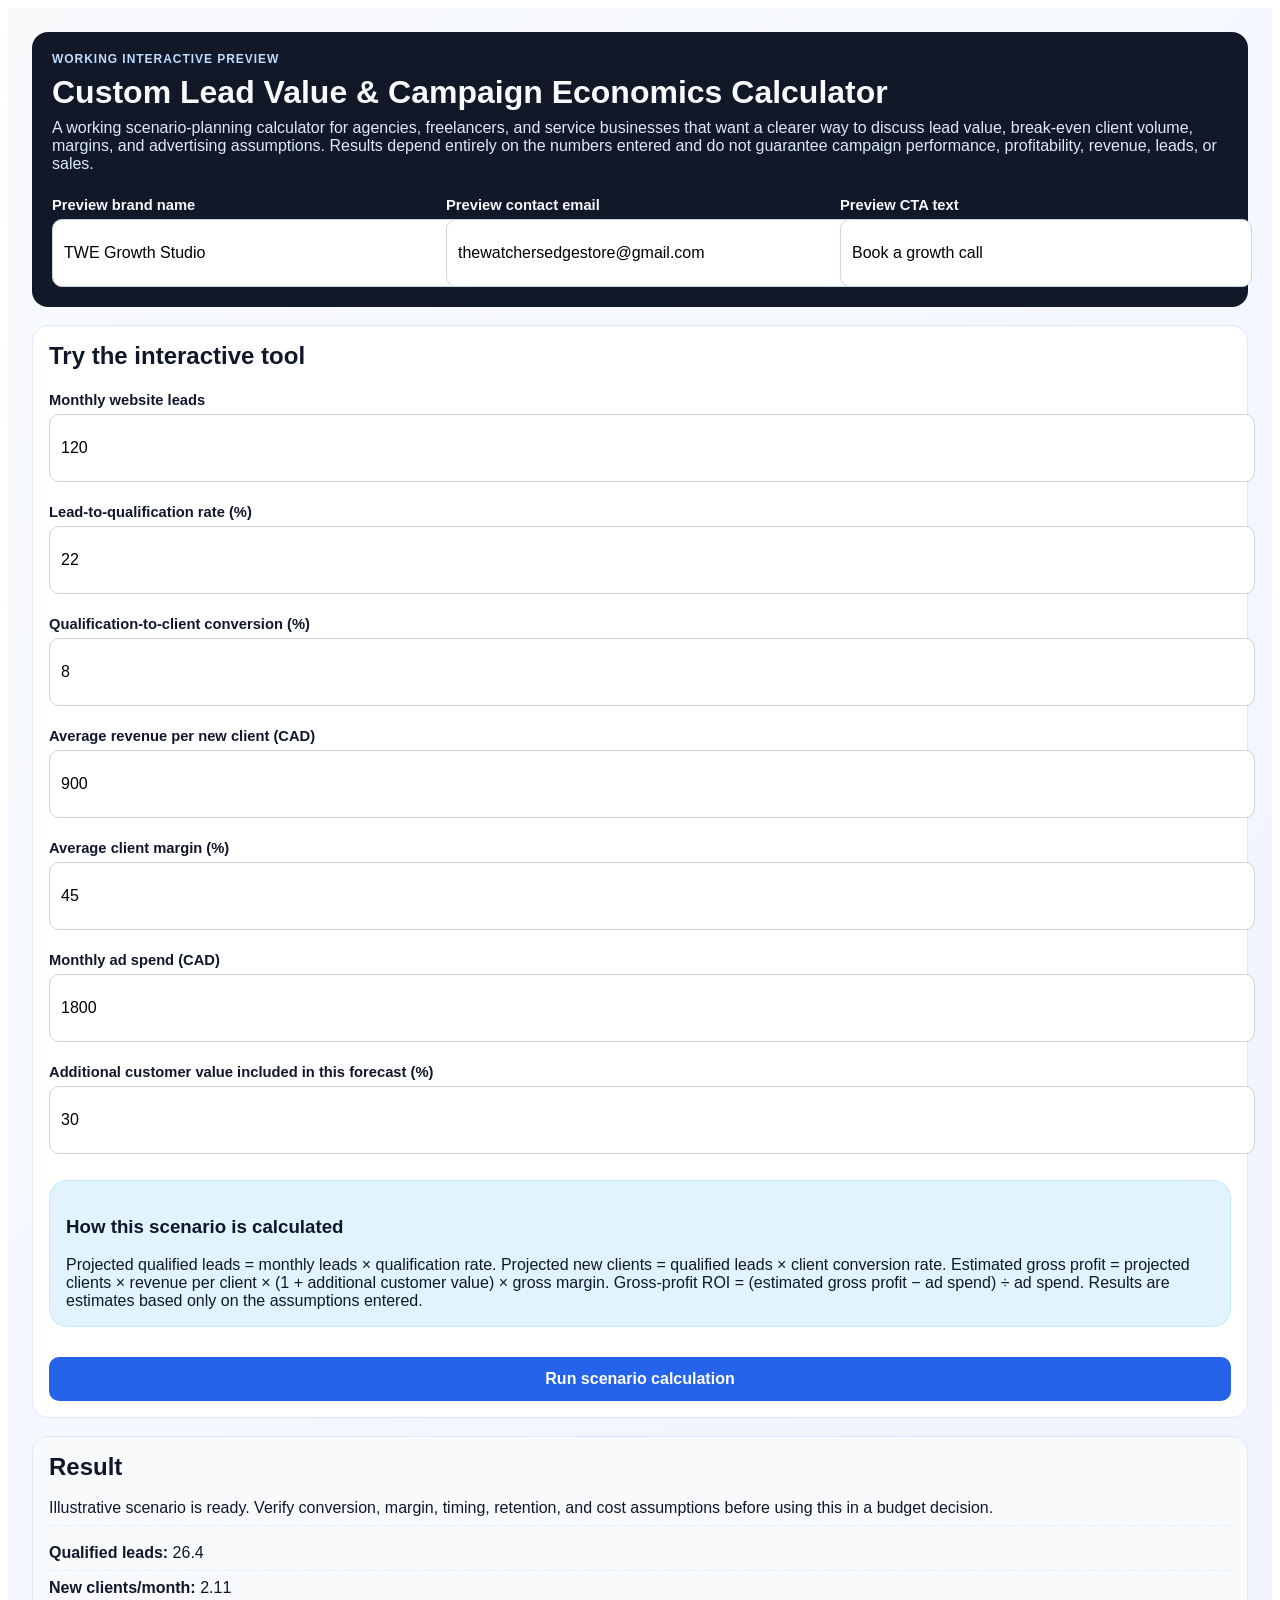
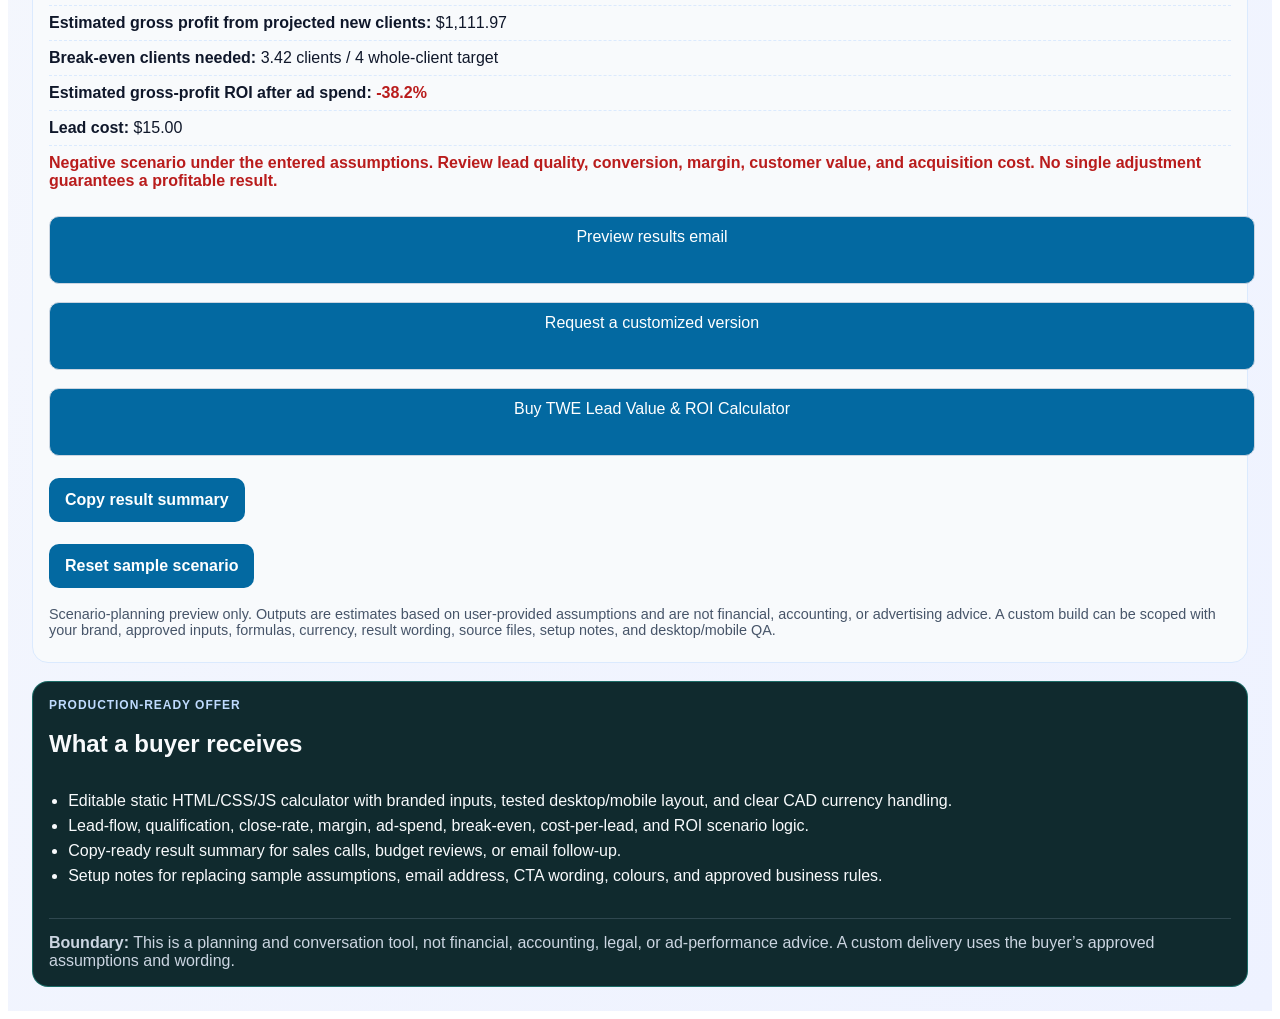
<file: gigs/lead-value-roi-calculator/index.html>
<!doctype html>
<html lang="en">
  <head>
    <meta charset="UTF-8" />
    <meta name="viewport" content="width=device-width, initial-scale=1.0" />
    <meta name="description" content="Try the TWE Lead Value and ROI Calculator to model lead volume, close-rate, margin, ad-spend, and break-even assumptions before reviewing the downloadable product." />
    <link rel="icon" href="data:image/svg+xml,%3Csvg xmlns='http://www.w3.org/2000/svg' viewBox='0 0 64 64'%3E%3Crect width='64' height='64' rx='14' fill='%230b1020'/%3E%3Cpath d='M14 18h36v8H14zm0 20h36v8H14z' fill='%237c3aed'/%3E%3C/svg%3E" />
    <title>Custom Lead Value & Campaign Economics Calculator</title>
    <link rel="stylesheet" href="styles.css" />
  </head>
  <body>
    <main class="shell">
      <header class="hero">
        <p class="eyebrow">WORKING INTERACTIVE PREVIEW</p>
        <h1>Custom Lead Value & Campaign Economics Calculator</h1>
        <p id="subtitle">A working scenario-planning calculator for agencies, freelancers, and service businesses that want a clearer way to discuss lead value, break-even client volume, margins, and advertising assumptions. Results depend entirely on the numbers entered and do not guarantee campaign performance, profitability, revenue, leads, or sales.</p>

        <div class="copy-grid">
          <label>
            Preview brand name
            <input id="brand-name" value="TWE Growth Studio" />
          </label>
          <label>
            Preview contact email
            <input id="brand-email" type="email" value="thewatchersedgestore@gmail.com" />
          </label>
          <label>
            Preview CTA text
            <input id="cta-text" value="Book a growth call" />
          </label>
        </div>
      </header>

      <section class="card">
        <h2>Try the interactive tool</h2>

        <label>
          Monthly website leads
          <input id="monthly-leads" type="number" min="0" value="120" />
        </label>

        <label>
          Lead-to-qualification rate (%)
          <input id="qualification-rate" type="number" min="0" max="100" step="0.1" value="22" />
        </label>

        <label>
          Qualification-to-client conversion (%)
          <input id="close-rate" type="number" min="0" max="100" step="0.1" value="8" />
        </label>

        <label>
          Average revenue per new client (CAD)
          <input id="revenue-per-client" type="number" min="0" step="5" value="900" />
        </label>

        <label>
          Average client margin (%)
          <input id="gross-margin" type="number" min="0" max="100" step="0.5" value="45" />
        </label>

        <label>
          Monthly ad spend (CAD)
          <input id="ad-spend" type="number" min="0" step="10" value="1800" />
        </label>

        <label>
          Additional customer value included in this forecast (%)
          <input id="ltv-uplift" type="number" min="0" max="200" step="1" value="30" />
        </label>

        <div id="validation-summary" class="validation-summary hidden" role="alert" aria-live="polite"></div>

        <section class="formula-note" aria-label="How this scenario is calculated">
          <h3>How this scenario is calculated</h3>
          <p>Projected qualified leads = monthly leads × qualification rate. Projected new clients = qualified leads × client conversion rate. Estimated gross profit = projected clients × revenue per client × (1 + additional customer value) × gross margin. Gross-profit ROI = (estimated gross profit − ad spend) ÷ ad spend. Results are estimates based only on the assumptions entered.</p>
        </section>

        <button id="calculate" type="button">Run scenario calculation</button>
      </section>



      <section class="card result" aria-live="polite">
        <h2>Result</h2>
        <p id="status-line">Enter assumptions and click run to see an illustrative scenario.</p>

        <div id="results" class="hidden">
          <p><strong>Qualified leads:</strong> <span id="qualified-leads">0</span></p>
          <p><strong>New clients/month:</strong> <span id="new-clients">0</span></p>
          <p><strong>Estimated gross profit from projected new clients:</strong> <span id="monthly-profit">$0</span></p>
          <p><strong>Break-even clients needed:</strong> <span id="break-even">0</span></p>
          <p><strong>Estimated gross-profit ROI after ad spend:</strong> <span id="roi">0%</span></p>
          <p><strong>Lead cost:</strong> <span id="cost-per-lead">$0</span></p>
          <p id="interpretation"></p>
        </div>

        <a id="cta" class="cta" href="mailto:thewatchersedgestore@gmail.com?subject=Lead%20Value%20%26%20ROI%20Calculator%20mini-site">Preview results email</a>
        <a class="seller-cta cta secondary" href="mailto:thewatchersedgestore@gmail.com?subject=Customization%20request%20-%20Lead%20Value%20%26%20ROI%20Calculator">Request a customized version</a>
        <a class="purchase-cta cta secondary" href="https://nanoojr.gumroad.com/l/lfxro">Buy TWE Lead Value &amp; ROI Calculator</a>

        <button id="copy-summary" type="button" class="cta secondary action-button">Copy result summary</button>
        <button id="reset-sample" type="button" class="cta secondary action-button">Reset sample scenario</button>
        <p class="hint">Scenario-planning preview only. Outputs are estimates based on user-provided assumptions and are not financial, accounting, or advertising advice. A custom build can be scoped with your brand, approved inputs, formulas, currency, result wording, source files, setup notes, and desktop/mobile QA.</p>
      </section>
      <section class="card product-readiness" aria-label="What is included">
        <p class="eyebrow">Production-ready offer</p>
        <h2>What a buyer receives</h2>
        <ul class="feature-list">
          <li>Editable static HTML/CSS/JS calculator with branded inputs, tested desktop/mobile layout, and clear CAD currency handling.</li>
          <li>Lead-flow, qualification, close-rate, margin, ad-spend, break-even, cost-per-lead, and ROI scenario logic.</li>
          <li>Copy-ready result summary for sales calls, budget reviews, or email follow-up.</li>
          <li>Setup notes for replacing sample assumptions, email address, CTA wording, colours, and approved business rules.</li>
        </ul>
        <p class="scope-note"><strong>Boundary:</strong> This is a planning and conversation tool, not financial, accounting, legal, or ad-performance advice. A custom delivery uses the buyer’s approved assumptions and wording.</p>
      </section>
    </main>

    <script src="script.js"></script>
  </body>
</html>
</file>
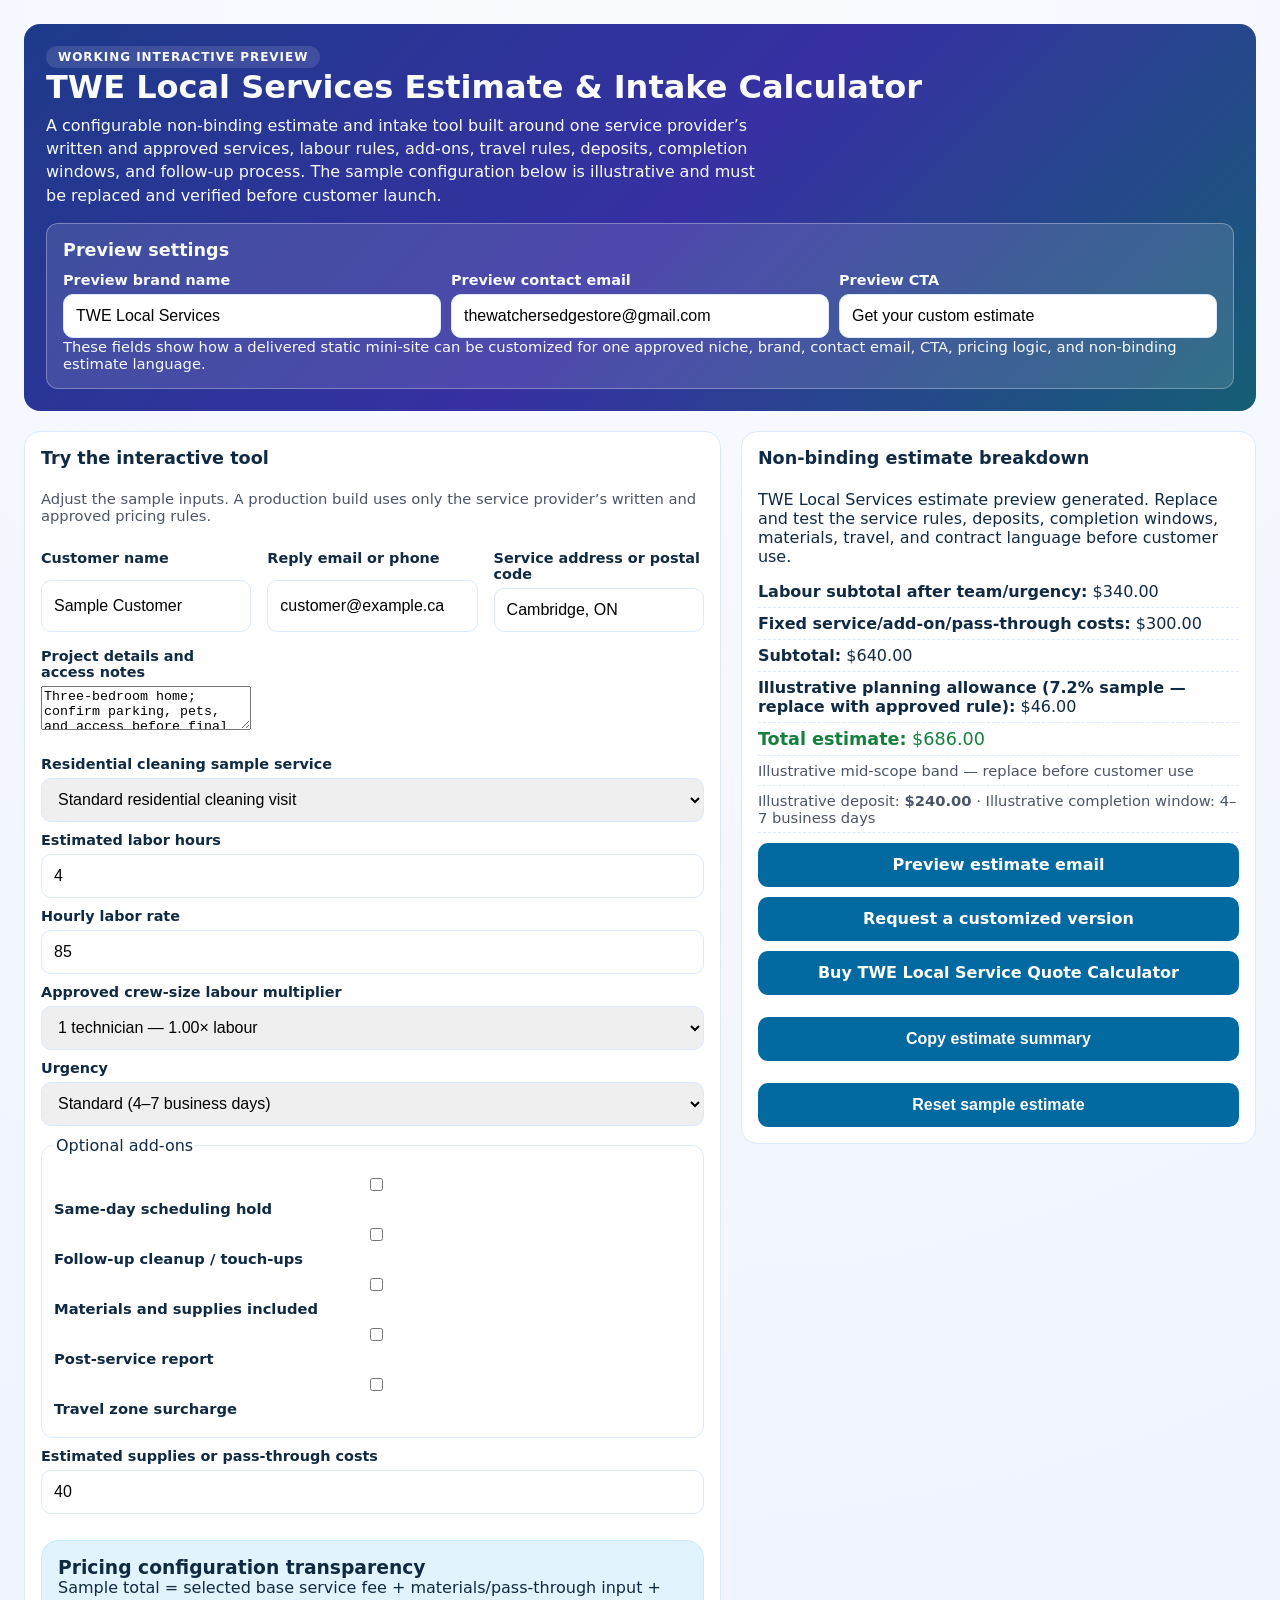
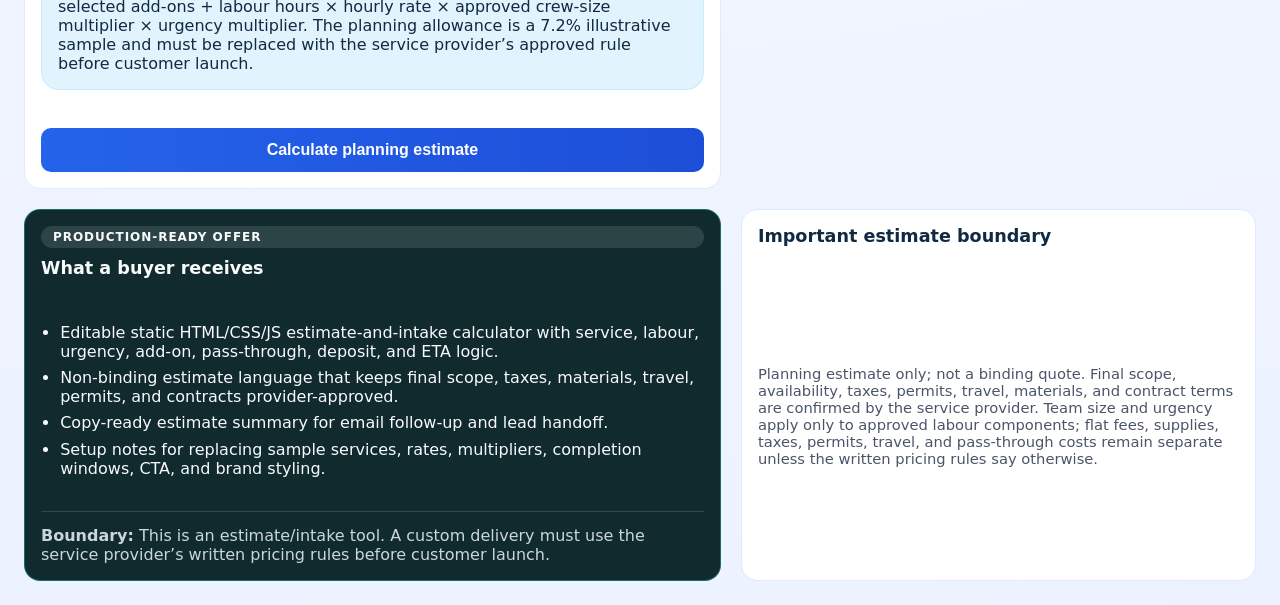
<file: gigs/local-service-quote-calculator/index.html>
<!doctype html>
<html lang="en">
  <head>
    <meta charset="UTF-8" />
    <meta name="viewport" content="width=device-width, initial-scale=1.0" />
    <meta name="description" content="Try the TWE Local Service Quote Calculator to model service, labour, add-on, deposit, and timing assumptions in a clear non-binding estimate workflow." />
    <link rel="icon" href="data:image/svg+xml,%3Csvg xmlns='http://www.w3.org/2000/svg' viewBox='0 0 64 64'%3E%3Crect width='64' height='64' rx='14' fill='%230b1020'/%3E%3Cpath d='M14 18h36v8H14zm0 20h36v8H14z' fill='%237c3aed'/%3E%3C/svg%3E" />
    <title>Custom Service Estimate & Intake Calculator</title>
    <link rel="stylesheet" href="styles.css" />
  </head>
  <body>
    <div class="page">
      <header class="hero">
        <p class="eyebrow">WORKING INTERACTIVE PREVIEW</p>
        <h1 id="gig-title">Custom Service Estimate & Intake Calculator</h1>
        <p class="intro" id="gig-subhead">
          A configurable non-binding estimate and intake tool built around one service provider’s written and approved services, labour rules, add-ons, travel rules, deposits, completion windows, and follow-up process. The sample configuration below is illustrative and must be replaced and verified before customer launch.
        </p>

        <div class="brand-panel" role="group" aria-label="Brand and copy settings">
          <h2>Preview settings</h2>
          <div class="brand-grid">
            <label>
              Preview brand name
              <input id="brand-name" type="text" value="TWE Local Services" />
            </label>
            <label>
              Preview contact email
              <input id="brand-email" type="email" value="thewatchersedgestore@gmail.com" />
            </label>
            <label>
              Preview CTA
              <input id="brand-cta" type="text" value="Get your custom estimate" />
            </label>
          </div>
          <p class="brand-note">These fields show how a delivered static mini-site can be customized for one approved niche, brand, contact email, CTA, pricing logic, and non-binding estimate language.</p>
        </div>
      </header>

      <main class="content-grid">
        <section class="panel" id="form-panel">
          <h2>Try the interactive tool</h2>
          <p class="panel-subhead">Adjust the sample inputs. A production build uses only the service provider’s written and approved pricing rules.</p>

          <div class="intake-grid" role="group" aria-label="Customer and job intake fields">
            <label>
              Customer name
              <input id="customer-name" type="text" value="Sample Customer" />
            </label>
            <label>
              Reply email or phone
              <input id="customer-contact" type="text" value="customer@example.ca" />
            </label>
            <label>
              Service address or postal code
              <input id="service-location" type="text" value="Cambridge, ON" />
            </label>
            <label>
              Project details and access notes
              <textarea id="project-notes">Three-bedroom home; confirm parking, pets, and access before final quote.</textarea>
            </label>
          </div>

          <label>
            Residential cleaning sample service
            <select id="service-type">
              <option value="260">Standard residential cleaning visit</option>
              <option value="420">Deep cleaning / move-out cleaning</option>
              <option value="180">Kitchen or bathroom add-on block</option>
              <option value="95">Inside-fridge or inside-oven add-on</option>
            </select>
          </label>

          <label>
            Estimated labor hours
            <input id="hours" type="number" min="1" step="1" value="4" />
          </label>

          <label>
            Hourly labor rate
            <input id="hourly-rate" type="number" min="20" step="5" value="85" />
          </label>

          <label>
            Approved crew-size labour multiplier
            <select id="team-size">
              <option value="1">1 technician — 1.00× labour</option>
              <option value="1.2">2 technicians — 1.20× labour sample</option>
              <option value="1.35">3–4 technicians — 1.35× labour sample</option>
            </select>
          </label>

          <label>
            Urgency
            <select id="urgency">
              <option value="1">Standard (4–7 business days)</option>
              <option value="1.12">Priority (2–4 business days)</option>
              <option value="1.22">Rush (2 business days)</option>
            </select>
          </label>

          <fieldset>
            <legend>Optional add-ons</legend>
            <label><input type="checkbox" class="addon" data-cost="95" /> Same-day scheduling hold</label>
            <label><input type="checkbox" class="addon" data-cost="120" /> Follow-up cleanup / touch-ups</label>
            <label><input type="checkbox" class="addon" data-cost="180" /> Materials and supplies included</label>
            <label><input type="checkbox" class="addon" data-cost="70" /> Post-service report</label>
            <label><input type="checkbox" class="addon" data-cost="150" /> Travel zone surcharge</label>
          </fieldset>

          <label>
            Estimated supplies or pass-through costs
            <input id="materials" type="number" min="0" step="5" value="40" />
          </label>

          <section class="formula-note" aria-label="How this estimate is calculated">
            <h3>Pricing configuration transparency</h3>
            <p>Sample total = selected base service fee + materials/pass-through input + selected add-ons + labour hours × hourly rate × approved crew-size multiplier × urgency multiplier. The planning allowance is a 7.2% illustrative sample and must be replaced with the service provider’s approved rule before customer launch.</p>
          </section>

          <button id="calculate" type="button">Calculate planning estimate</button>
        </section>

        <section class="panel result-card" aria-live="polite">
          <h2>Non-binding estimate breakdown</h2>
          <p id="client-message">Enter job details to generate a proposal total.</p>

          <div id="breakdown" class="hidden">
            <p><strong>Labour subtotal after team/urgency:</strong> <span id="labor-subtotal">$0</span></p>
            <p><strong>Fixed service/add-on/pass-through costs:</strong> <span id="fixed-subtotal">$0</span></p>
            <p><strong>Subtotal:</strong> <span id="subtotal">$0</span></p>
            <p><strong>Illustrative planning allowance (7.2% sample — replace with approved rule):</strong> <span id="allowance">$0</span></p>
            <p class="total-row"><strong>Total estimate:</strong> <span id="total">$0</span></p>
            <p id="band" class="muted"></p>
            <p class="fine-print">Illustrative deposit: <strong id="deposit">$0</strong> · Illustrative completion window: <span id="eta">—</span></p>
          </div>
          <a id="cta" class="cta-button" href="mailto:thewatchersedgestore@gmail.com?subject=Custom%20Service%20Estimate%20%26%20Intake%20Calculator%20preview">Preview estimate email</a>
          <a class="seller-cta cta-button secondary" href="mailto:thewatchersedgestore@gmail.com?subject=Customization%20request%20-%20Custom%20Service%20Estimate%20%26%20Intake%20Calculator">Request a customized version</a>
          <a class="purchase-cta cta-button secondary" href="https://nanoojr.gumroad.com/l/bfqgb">Buy TWE Local Service Quote Calculator</a>
          <button id="copy-summary" type="button" class="cta-button secondary action-button">Copy estimate summary</button>
          <button id="reset-sample" type="button" class="cta-button secondary action-button">Reset sample estimate</button>
        </section>

        <section class="panel product-readiness" aria-label="What is included">
          <p class="eyebrow">Production-ready offer</p>
          <h2>What a buyer receives</h2>
          <ul class="feature-list">
            <li>Editable static HTML/CSS/JS estimate-and-intake calculator with service, labour, urgency, add-on, pass-through, deposit, and ETA logic.</li>
            <li>Non-binding estimate language that keeps final scope, taxes, materials, travel, permits, and contracts provider-approved.</li>
            <li>Copy-ready estimate summary for email follow-up and lead handoff.</li>
            <li>Setup notes for replacing sample services, rates, multipliers, completion windows, CTA, and brand styling.</li>
          </ul>
          <p class="scope-note"><strong>Boundary:</strong> This is an estimate/intake tool. A custom delivery must use the service provider’s written pricing rules before customer launch.</p>
        </section>
        <section class="panel">
          <h2>Important estimate boundary</h2>
          <p class="fine-print">Planning estimate only; not a binding quote. Final scope, availability, taxes, permits, travel, materials, and contract terms are confirmed by the service provider. Team size and urgency apply only to approved labour components; flat fees, supplies, taxes, permits, travel, and pass-through costs remain separate unless the written pricing rules say otherwise.</p>
        </section>
      </main>
    </div>

    <script src="script.js"></script>
  </body>
</html>
</file>
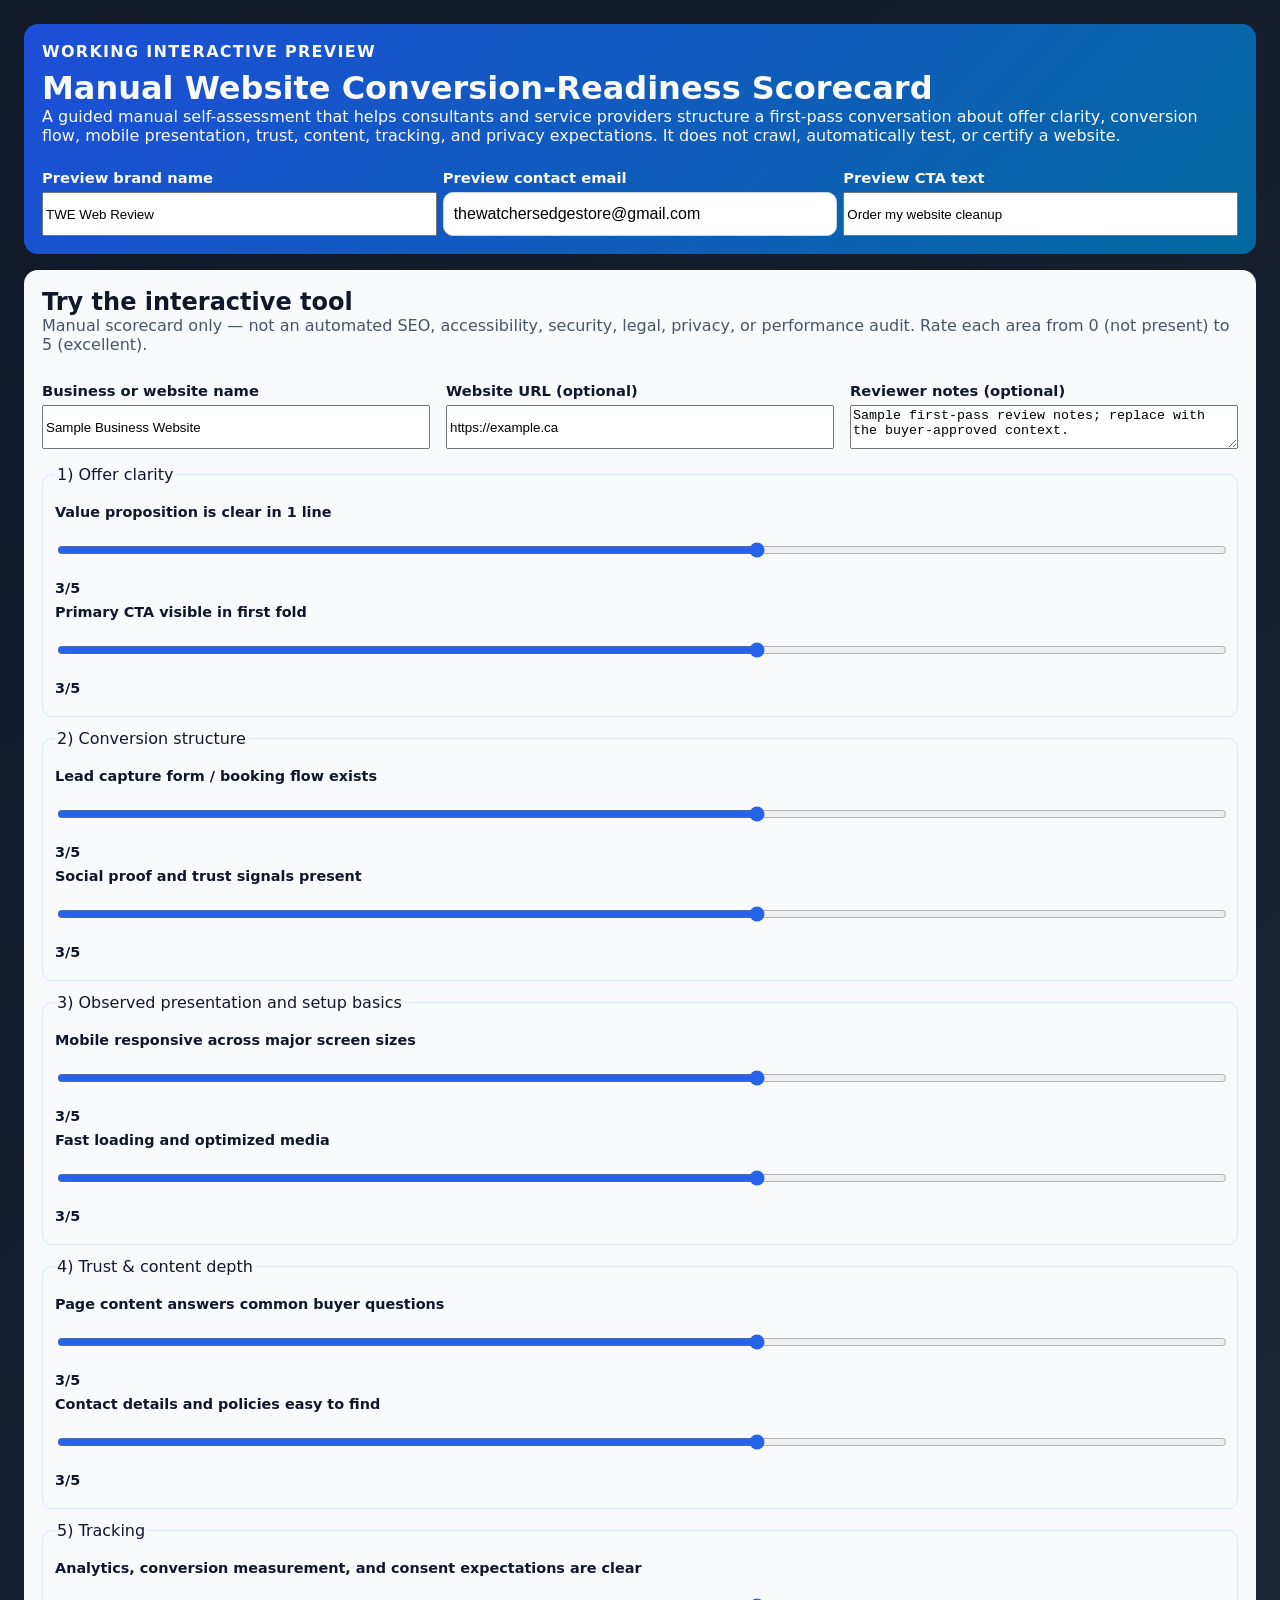
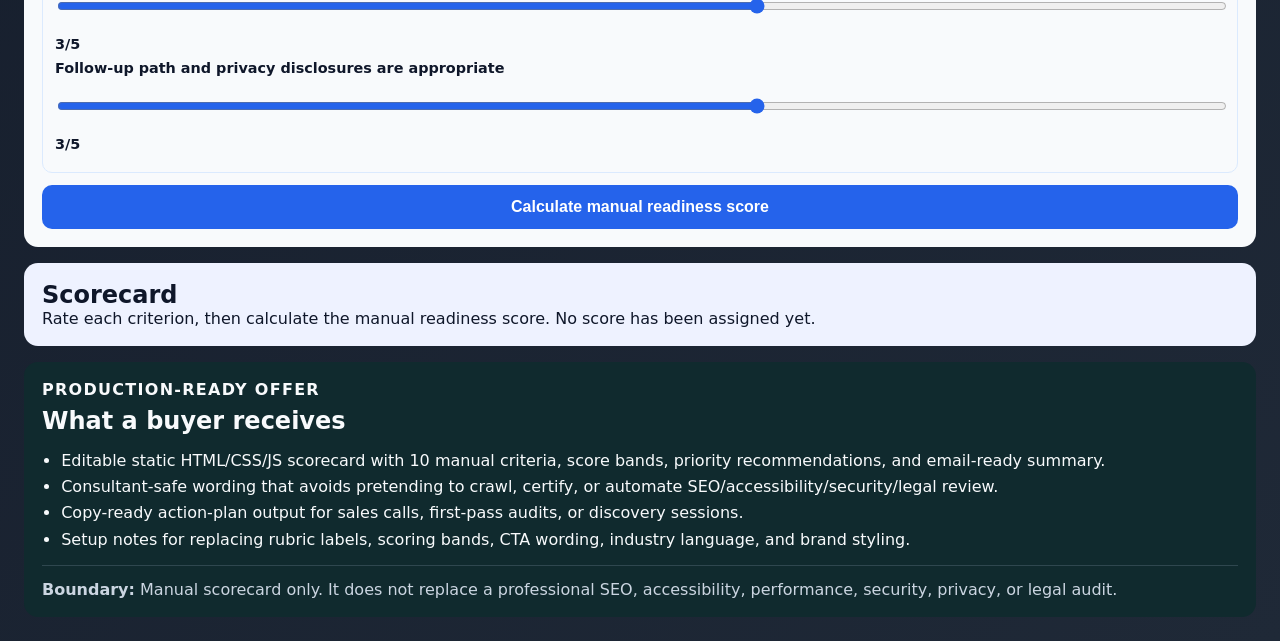
<file: gigs/website-audit-scorecard/index.html>
<!doctype html>
<html lang="en">
  <head>
    <meta charset="UTF-8" />
    <meta name="viewport" content="width=device-width, initial-scale=1.0" />
    <meta name="description" content="Try the TWE Website Audit Scorecard to review offer clarity, conversion flow, trust, content, tracking, and next-step priorities with a manual rubric." />
    <link rel="icon" href="data:image/svg+xml,%3Csvg xmlns='http://www.w3.org/2000/svg' viewBox='0 0 64 64'%3E%3Crect width='64' height='64' rx='14' fill='%230b1020'/%3E%3Cpath d='M14 18h36v8H14zm0 20h36v8H14z' fill='%237c3aed'/%3E%3C/svg%3E" />
    <title>Manual Website Conversion-Readiness Scorecard</title>
    <link rel="stylesheet" href="styles.css" />
  </head>
  <body>
    <main class="container">
      <header class="hero">
        <p class="eyebrow">WORKING INTERACTIVE PREVIEW</p>
        <h1>Manual Website Conversion-Readiness Scorecard</h1>
        <p>A guided manual self-assessment that helps consultants and service providers structure a first-pass conversation about offer clarity, conversion flow, mobile presentation, trust, content, tracking, and privacy expectations. It does not crawl, automatically test, or certify a website.</p>

        <div class="brand-area">
          <label>
            Preview brand name
            <input id="brand-name" value="TWE Web Review" />
          </label>
          <label>
            Preview contact email
            <input id="brand-email" type="email" value="thewatchersedgestore@gmail.com" />
          </label>
          <label>
            Preview CTA text
            <input id="cta-text" value="Order my website cleanup" />
          </label>
        </div>
      </header>

      <section class="card">
        <h2>Try the interactive tool</h2>
        <p class="muted">Manual scorecard only — not an automated SEO, accessibility, security, legal, privacy, or performance audit. Rate each area from 0 (not present) to 5 (excellent).</p>

        <div class="context-grid" role="group" aria-label="Assessment context fields">
          <label>
            Business or website name
            <input id="website-name" value="Sample Business Website" />
          </label>
          <label>
            Website URL (optional)
            <input id="website-url" type="url" value="https://example.ca" />
          </label>
          <label>
            Reviewer notes (optional)
            <textarea id="reviewer-notes">Sample first-pass review notes; replace with the buyer-approved context.</textarea>
          </label>
        </div>

        <form id="audit-form">
          <fieldset>
            <legend>1) Offer clarity</legend>
            <label><span>Value proposition is clear in 1 line</span> <input type="range" min="0" max="5" value="3" data-label="value-prop" /></label>
            <label><span>Primary CTA visible in first fold</span> <input type="range" min="0" max="5" value="3" data-label="cta-fold" /></label>
          </fieldset>

          <fieldset>
            <legend>2) Conversion structure</legend>
            <label><span>Lead capture form / booking flow exists</span> <input type="range" min="0" max="5" value="3" data-label="lead-capture" /></label>
            <label><span>Social proof and trust signals present</span> <input type="range" min="0" max="5" value="3" data-label="trust" /></label>
          </fieldset>

          <fieldset>
            <legend>3) Observed presentation and setup basics</legend>
            <label><span>Mobile responsive across major screen sizes</span> <input type="range" min="0" max="5" value="3" data-label="mobile" /></label>
            <label><span>Fast loading and optimized media</span> <input type="range" min="0" max="5" value="3" data-label="speed" /></label>
          </fieldset>

          <fieldset>
            <legend>4) Trust & content depth</legend>
            <label><span>Page content answers common buyer questions</span> <input type="range" min="0" max="5" value="3" data-label="content" /></label>
            <label><span>Contact details and policies easy to find</span> <input type="range" min="0" max="5" value="3" data-label="contact" /></label>
          </fieldset>

          <fieldset>
            <legend>5) Tracking</legend>
            <label><span>Analytics, conversion measurement, and consent expectations are clear</span> <input type="range" min="0" max="5" value="3" data-label="analytics" /></label>
            <label><span>Follow-up path and privacy disclosures are appropriate</span> <input type="range" min="0" max="5" value="3" data-label="retargeting" /></label>
          </fieldset>

          <button id="score-btn" type="button">Calculate manual readiness score</button>
        </form>
      </section>



      <section class="card result" aria-live="polite">
        <h2>Scorecard</h2>
        <p id="score-text">Set the sliders and calculate a score.</p>
        <div id="score-output" class="hidden">
          <p><strong>Total Score:</strong> <span id="total-score">0</span>/50</p>
          <p><strong>Readiness band:</strong> <span id="score-band"></span></p>
          <p><strong>Top fixes:</strong></p>
          <ul id="fix-list"></ul>
          <a id="cta" class="cta" href="mailto:thewatchersedgestore@gmail.com?subject=Manual%20Website%20Conversion-Readiness%20Scorecard%20mini-site">Preview scorecard email</a>
          <a class="seller-cta cta secondary" href="mailto:thewatchersedgestore@gmail.com?subject=Customization%20request%20-%20Manual%20Website%20Conversion-Readiness%20Scorecard">Request a customized version</a>
          <a class="purchase-cta cta secondary" href="https://nanoojr.gumroad.com/l/sapzeo">Buy TWE Website Audit Scorecard</a>
          <button id="copy-summary" type="button" class="cta secondary action-button">Copy action plan</button>
          <button id="reset-sample" type="button" class="cta secondary action-button">Reset sample scorecard</button>
        </div>
      </section>
      <section class="card product-readiness" aria-label="What is included">
        <p class="eyebrow">Production-ready offer</p>
        <h2>What a buyer receives</h2>
        <ul class="feature-list">
          <li>Editable static HTML/CSS/JS scorecard with 10 manual criteria, score bands, priority recommendations, and email-ready summary.</li>
          <li>Consultant-safe wording that avoids pretending to crawl, certify, or automate SEO/accessibility/security/legal review.</li>
          <li>Copy-ready action-plan output for sales calls, first-pass audits, or discovery sessions.</li>
          <li>Setup notes for replacing rubric labels, scoring bands, CTA wording, industry language, and brand styling.</li>
        </ul>
        <p class="scope-note"><strong>Boundary:</strong> Manual scorecard only. It does not replace a professional SEO, accessibility, performance, security, privacy, or legal audit.</p>
      </section>
    </main>

    <script src="script.js"></script>
  </body>
</html>
</file>
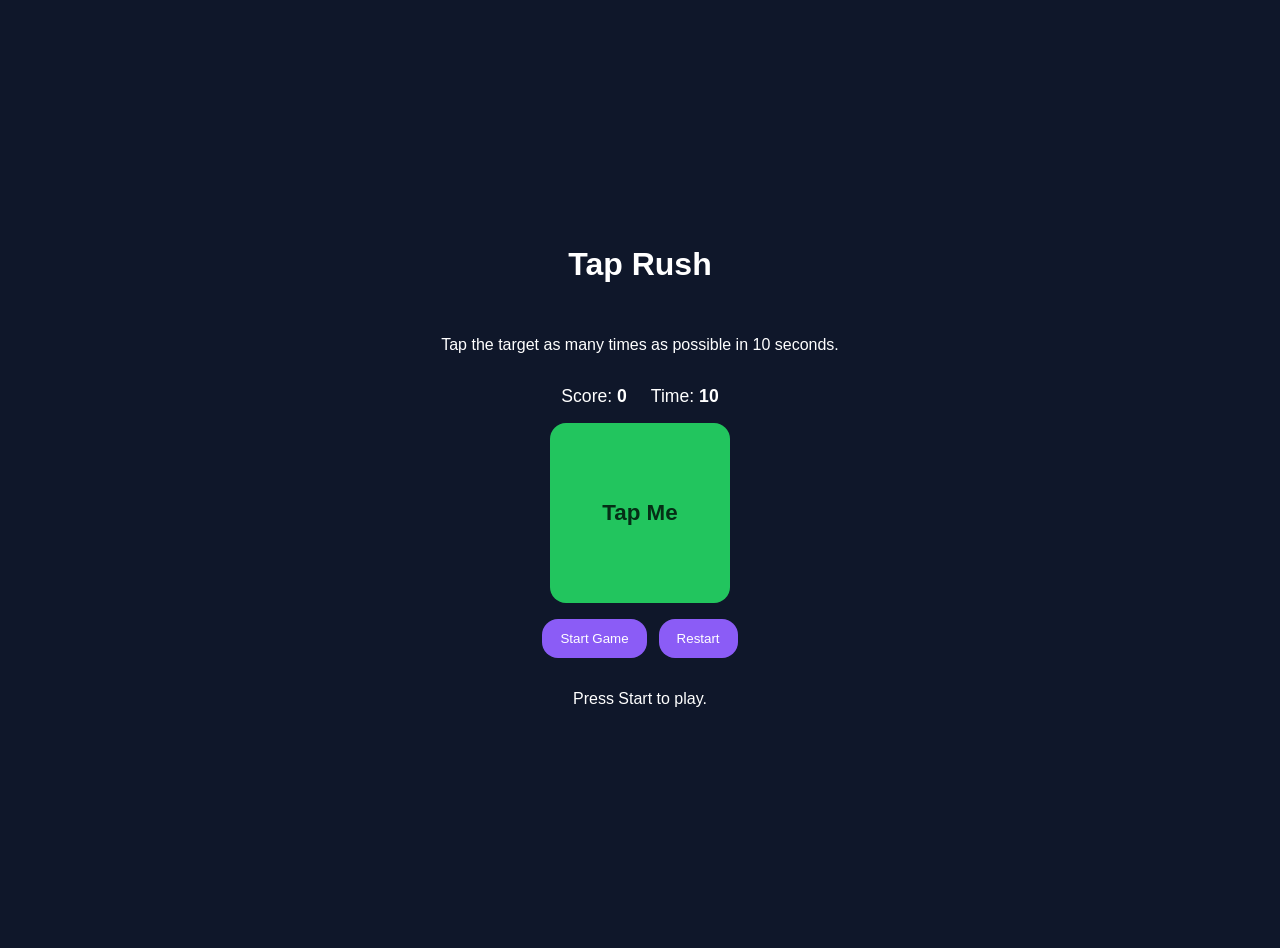
<file: templates/browser-game/index.html>
<!doctype html>
<html lang="en">
<head>
  <meta charset="UTF-8" />
  <meta name="viewport" content="width=device-width, initial-scale=1.0" />
  <title>Tap Rush</title>
  <link rel="stylesheet" href="styles.css" />
</head>
<body>
  <main class="wrap">
    <h1>Tap Rush</h1>
    <p>Tap the target as many times as possible in 10 seconds.</p>
    <div class="hud">
      <span>Score: <strong id="score">0</strong></span>
      <span>Time: <strong id="time">10</strong></span>
    </div>
    <button id="target">Tap Me</button>
    <div class="actions">
      <button id="startBtn">Start Game</button>
      <button id="restartBtn">Restart</button>
    </div>
    <p id="status">Press Start to play.</p>
  </main>
  <script src="script.js"></script>
</body>
</html>
</file>
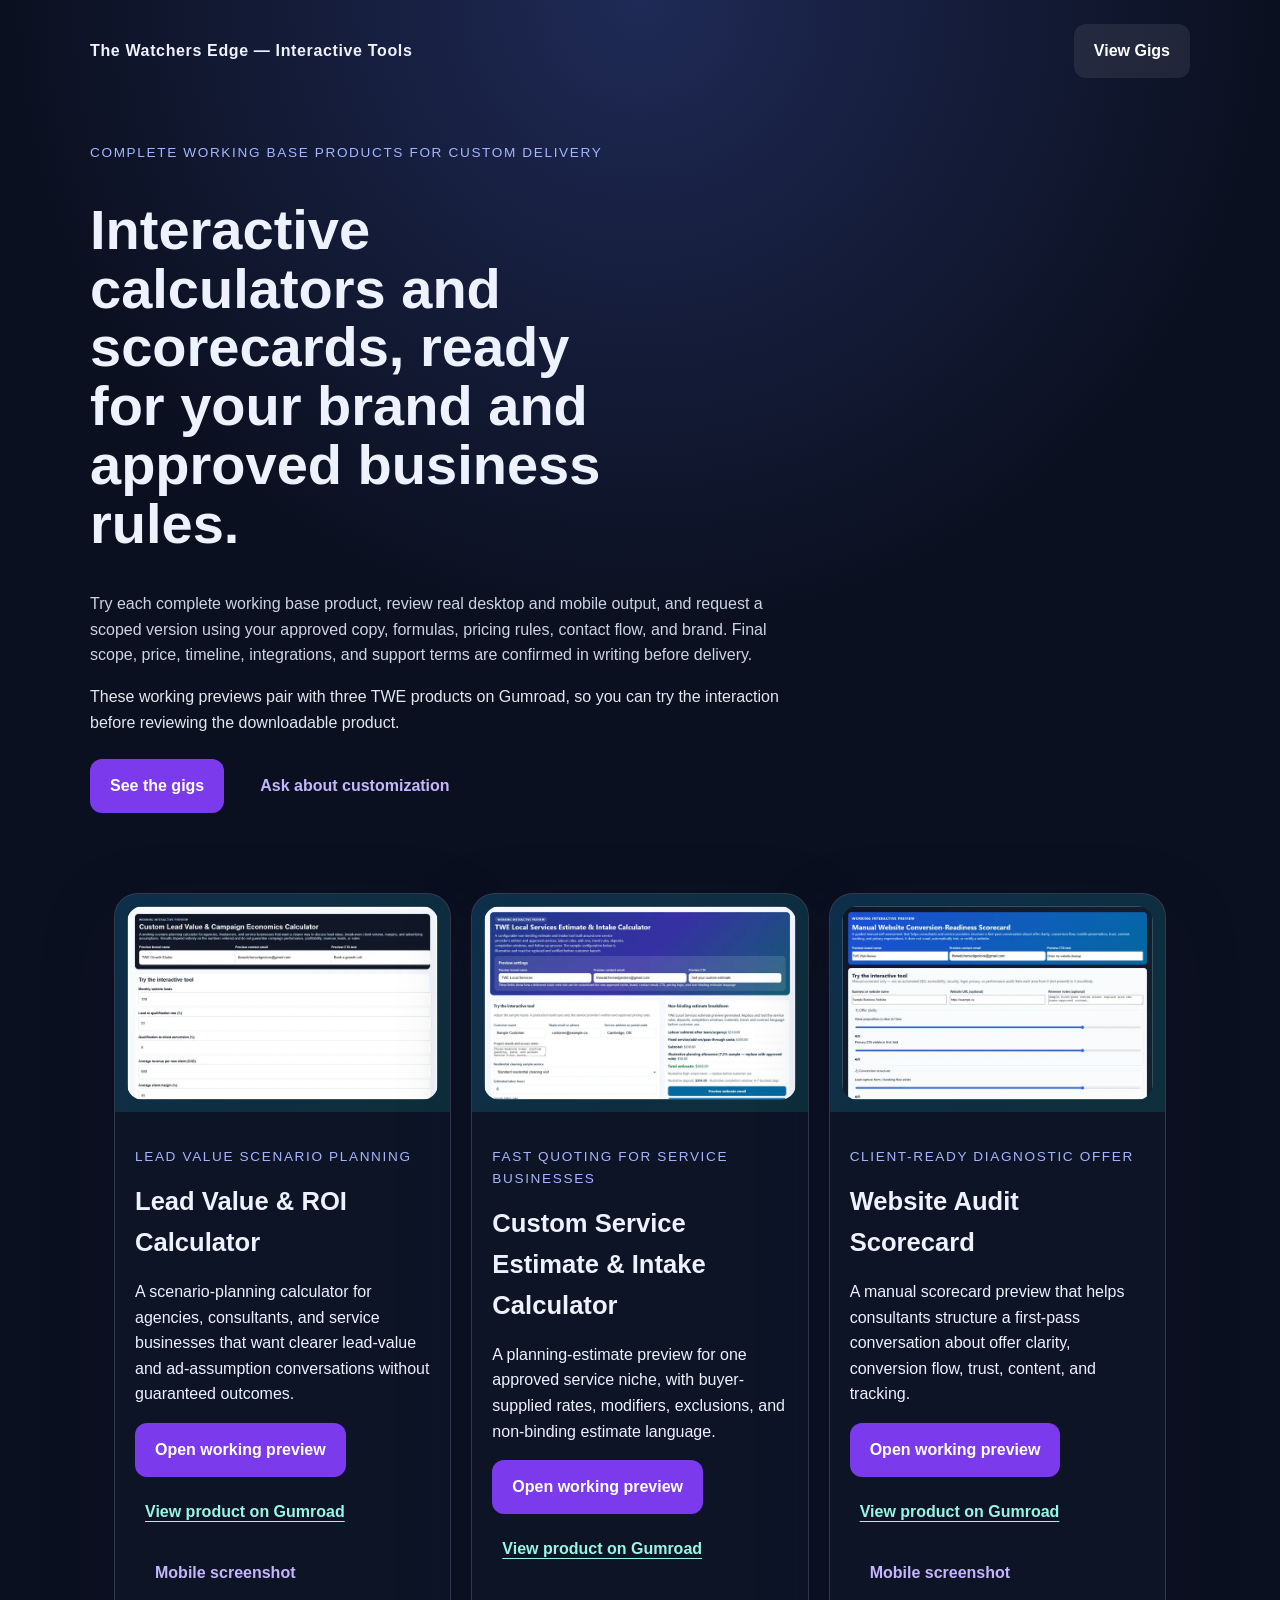
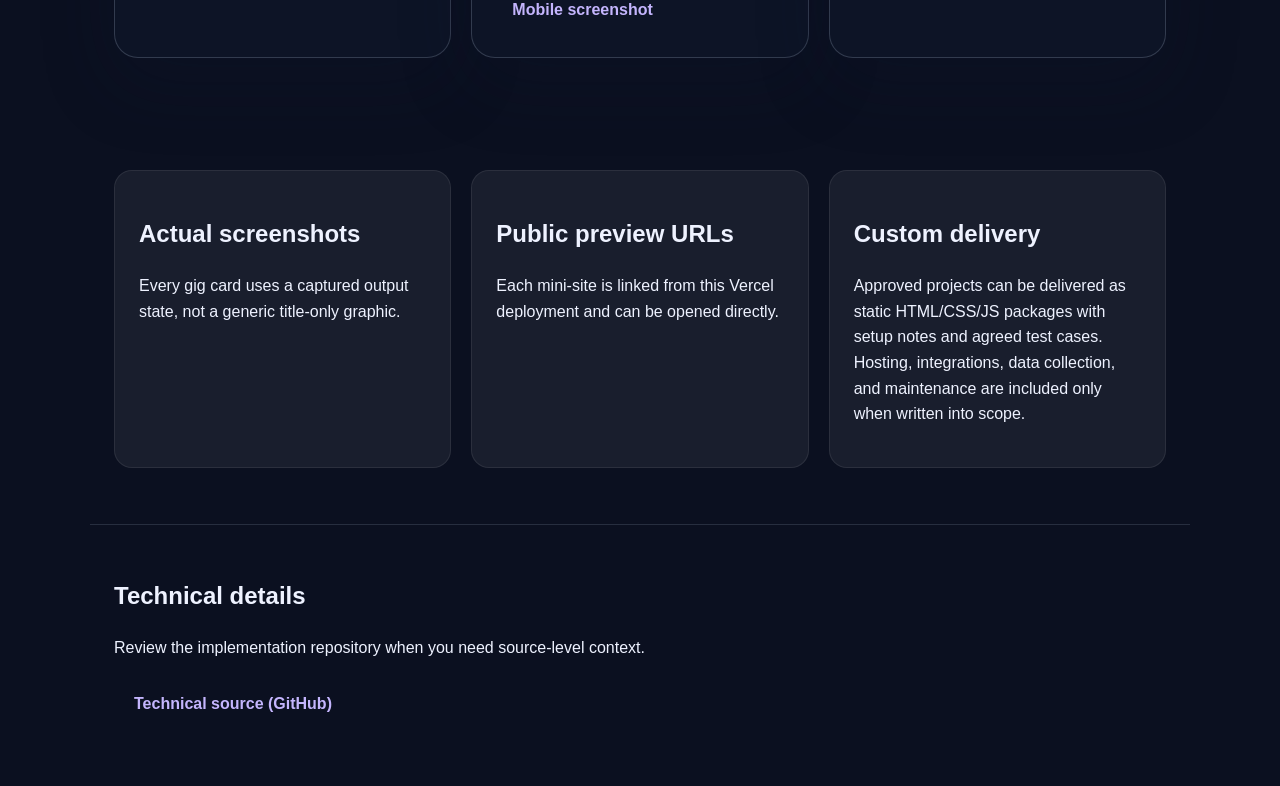
<file: templates/landing-page/index.html>
<!doctype html>
<html lang="en">
<head>
  <meta charset="UTF-8" />
  <meta name="viewport" content="width=device-width, initial-scale=1.0" />
  <meta name="description" content="Try three working TWE calculators and scorecards, then review the matching downloadable Gumroad products or request a scoped custom version." />
  <title>Gig Factory | Live Mini-Site Demos</title>
  <link rel="icon" href="assets/twe-tools-favicon.svg" type="image/svg+xml" />
  <link rel="stylesheet" href="styles.css" />
</head>
<body>
  <header class="hero">
    <nav class="nav">
      <div class="brand">The Watchers Edge — Interactive Tools</div>
      <a class="cta secondary" href="#gigs">View Gigs</a>
    </nav>
    <div class="hero-content">
      <p class="eyebrow">Complete working base products for custom delivery</p>
      <h1>Interactive calculators and scorecards, ready for your brand and approved business rules.</h1>
      <p class="sub">Try each complete working base product, review real desktop and mobile output, and request a scoped version using your approved copy, formulas, pricing rules, contact flow, and brand. Final scope, price, timeline, integrations, and support terms are confirmed in writing before delivery.</p>
      <p class="product-bridge">These working previews pair with three TWE products on Gumroad, so you can try the interaction before reviewing the downloadable product.</p>
      <div class="hero-actions">
        <a class="cta" href="#gigs">See the gigs</a>
        <a class="link-btn" href="mailto:thewatchersedgestore@gmail.com?subject=Customization%20request%20-%20Vercel%20Gig%20Factory">Ask about customization</a>
      </div>
    </div>
  </header>

  <main>
    <section id="gigs" class="section gig-grid" aria-label="Live gig demos">
      
        <article class="gig-card">
          <a class="screenshot-link" href="gigs/lead-value-roi-calculator/">
            <picture>
              <source srcset="assets/screenshots/gigs/lead-value-roi-calculator-card.webp" type="image/webp" />
              <img src="assets/screenshots/gigs/lead-value-roi-calculator-desktop-output.png" alt="Actual desktop screenshot of Lead Value & ROI Calculator" loading="lazy" decoding="async" width="720" height="1292" />
            </picture>
          </a>
          <div class="gig-card-body">
            <p class="eyebrow">Lead value scenario planning</p>
            <h2>Lead Value & ROI Calculator</h2>
            <p>A scenario-planning calculator for agencies, consultants, and service businesses that want clearer lead-value and ad-assumption conversations without guaranteed outcomes.</p>
            <div class="card-actions">
              <a class="cta" href="gigs/lead-value-roi-calculator/">Open working preview</a>
              <a class="product-link" href="https://nanoojr.gumroad.com/l/lfxro">View product on Gumroad</a>
              <a class="link-btn" href="assets/screenshots/gigs/lead-value-roi-calculator-mobile-output.png">Mobile screenshot</a>
            </div>
          </div>
        </article>
        <article class="gig-card">
          <a class="screenshot-link" href="gigs/local-service-quote-calculator/">
            <picture>
              <source srcset="assets/screenshots/gigs/local-service-quote-calculator-card.webp" type="image/webp" />
              <img src="assets/screenshots/gigs/local-service-quote-calculator-desktop-output.png" alt="Actual desktop screenshot of Custom Service Estimate & Intake Calculator" loading="lazy" decoding="async" width="720" height="1114" />
            </picture>
          </a>
          <div class="gig-card-body">
            <p class="eyebrow">Fast quoting for service businesses</p>
            <h2>Custom Service Estimate & Intake Calculator</h2>
            <p>A planning-estimate preview for one approved service niche, with buyer-supplied rates, modifiers, exclusions, and non-binding estimate language.</p>
            <div class="card-actions">
              <a class="cta" href="gigs/local-service-quote-calculator/">Open working preview</a>
              <a class="product-link" href="https://nanoojr.gumroad.com/l/bfqgb">View product on Gumroad</a>
              <a class="link-btn" href="assets/screenshots/gigs/local-service-quote-calculator-mobile-output.png">Mobile screenshot</a>
            </div>
          </div>
        </article>
        <article class="gig-card">
          <a class="screenshot-link" href="gigs/website-audit-scorecard/">
            <picture>
              <source srcset="assets/screenshots/gigs/website-audit-scorecard-card.webp" type="image/webp" />
              <img src="assets/screenshots/gigs/website-audit-scorecard-desktop-output.png" alt="Actual desktop screenshot of Website Audit Scorecard" loading="lazy" decoding="async" width="720" height="1376" />
            </picture>
          </a>
          <div class="gig-card-body">
            <p class="eyebrow">Client-ready diagnostic offer</p>
            <h2>Website Audit Scorecard</h2>
            <p>A manual scorecard preview that helps consultants structure a first-pass conversation about offer clarity, conversion flow, trust, content, and tracking.</p>
            <div class="card-actions">
              <a class="cta" href="gigs/website-audit-scorecard/">Open working preview</a>
              <a class="product-link" href="https://nanoojr.gumroad.com/l/sapzeo">View product on Gumroad</a>
              <a class="link-btn" href="assets/screenshots/gigs/website-audit-scorecard-mobile-output.png">Mobile screenshot</a>
            </div>
          </div>
        </article>
    </section>

    <section class="section grid-3">
      <article class="card"><h2>Actual screenshots</h2><p>Every gig card uses a captured output state, not a generic title-only graphic.</p></article>
      <article class="card"><h2>Public preview URLs</h2><p>Each mini-site is linked from this Vercel deployment and can be opened directly.</p></article>
      <article class="card"><h2>Custom delivery</h2><p>Approved projects can be delivered as static HTML/CSS/JS packages with setup notes and agreed test cases. Hosting, integrations, data collection, and maintenance are included only when written into scope.</p></article>
    </section>
    <section class="section technical-details" aria-labelledby="technical-details-title">
      <h2 id="technical-details-title">Technical details</h2>
      <p>Review the implementation repository when you need source-level context.</p>
      <a class="link-btn" href="https://github.com/NanooSR/gig-factory">Technical source (GitHub)</a>
    </section>
  </main>

  <script src="script.js"></script>
</body>
</html>
</file>
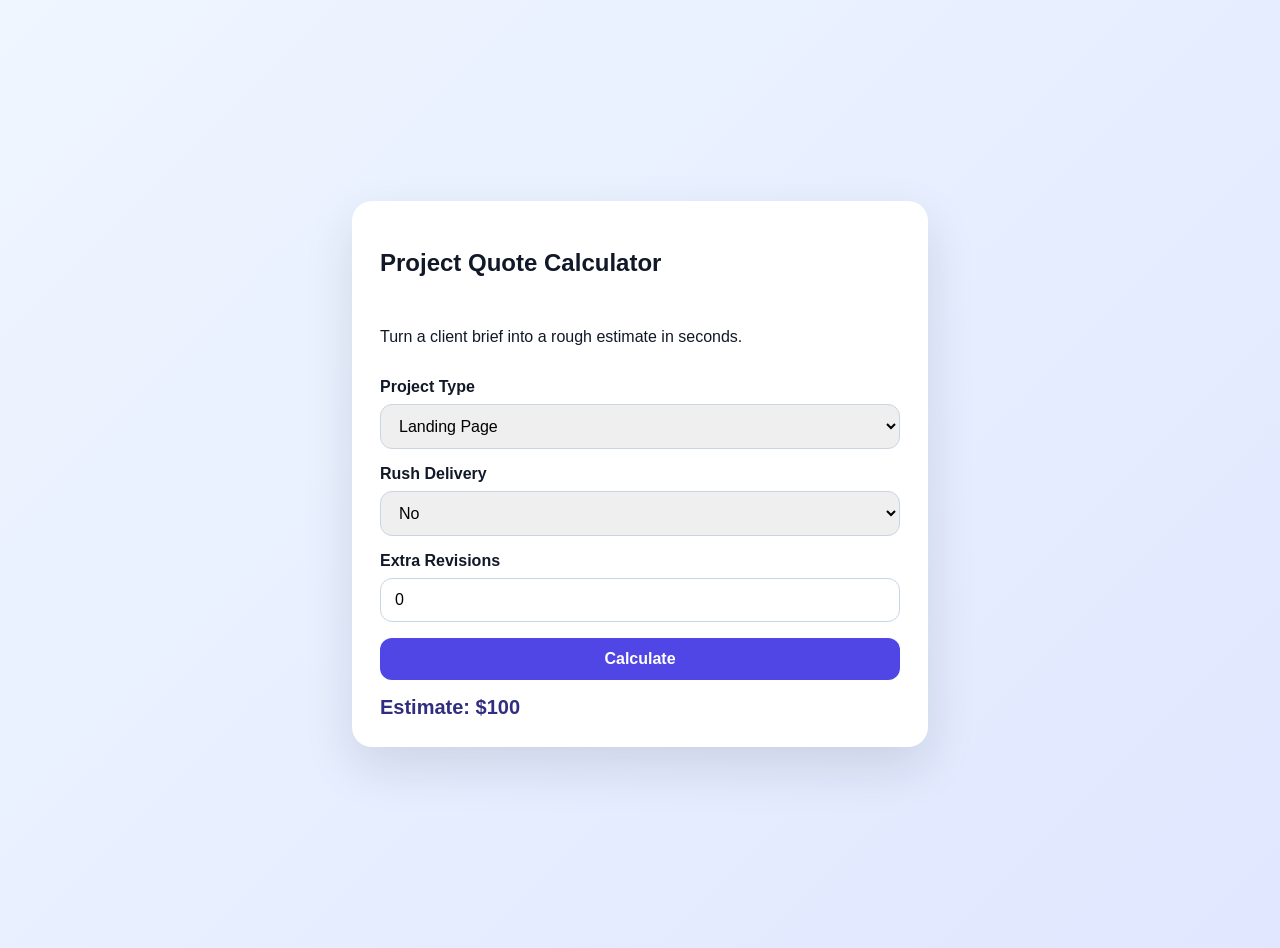
<file: templates/mini-app/index.html>
<!doctype html>
<html lang="en">
<head>
  <meta charset="UTF-8" />
  <meta name="viewport" content="width=device-width, initial-scale=1.0" />
  <title>Quote Calculator</title>
  <link rel="stylesheet" href="styles.css" />
</head>
<body>
  <main class="app">
    <section class="panel">
      <h1>Project Quote Calculator</h1>
      <p>Turn a client brief into a rough estimate in seconds.</p>
      <label>Project Type
        <select id="projectType">
          <option value="100">Landing Page</option>
          <option value="220">Mini App</option>
          <option value="280">Browser Game</option>
        </select>
      </label>
      <label>Rush Delivery
        <select id="rush">
          <option value="0">No</option>
          <option value="75">Yes</option>
        </select>
      </label>
      <label>Extra Revisions
        <input id="revisions" type="number" min="0" value="0" />
      </label>
      <button id="calculateBtn">Calculate</button>
      <div id="result" class="result">Estimate: $100</div>
    </section>
  </main>
  <script src="script.js"></script>
</body>
</html>
</file>
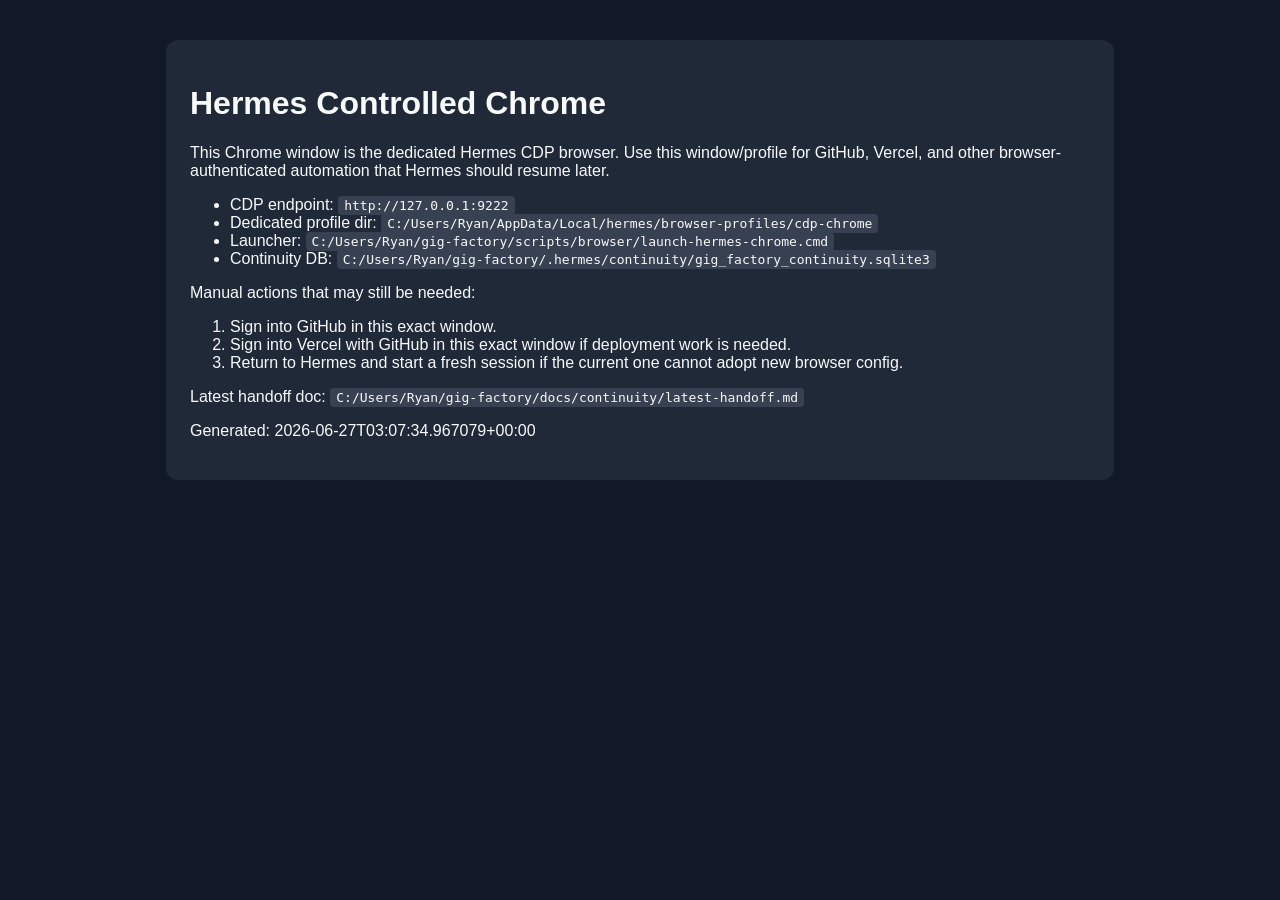
<file: docs/continuity/hermes-browser-start.html>
<!doctype html>
<html lang="en">
<head>
  <meta charset="utf-8" />
  <title>Hermes Controlled Chrome</title>
  <style>
    body { font-family: Arial, sans-serif; margin: 40px; background: #111827; color: #f9fafb; }
    .card { max-width: 900px; margin: 0 auto; background: #1f2937; padding: 24px; border-radius: 12px; }
    code { background: #374151; padding: 2px 6px; border-radius: 4px; }
    a { color: #93c5fd; }
  </style>
</head>
<body>
  <div class="card">
    <h1>Hermes Controlled Chrome</h1>
    <p>This Chrome window is the dedicated Hermes CDP browser. Use this window/profile for GitHub, Vercel, and other browser-authenticated automation that Hermes should resume later.</p>
    <ul>
      <li>CDP endpoint: <code>http://127.0.0.1:9222</code></li>
      <li>Dedicated profile dir: <code>C:/Users/Ryan/AppData/Local/hermes/browser-profiles/cdp-chrome</code></li>
      <li>Launcher: <code>C:/Users/Ryan/gig-factory/scripts/browser/launch-hermes-chrome.cmd</code></li>
      <li>Continuity DB: <code>C:/Users/Ryan/gig-factory/.hermes/continuity/gig_factory_continuity.sqlite3</code></li>
    </ul>
    <p>Manual actions that may still be needed:</p>
    <ol>
      <li>Sign into GitHub in this exact window.</li>
      <li>Sign into Vercel with GitHub in this exact window if deployment work is needed.</li>
      <li>Return to Hermes and start a fresh session if the current one cannot adopt new browser config.</li>
    </ol>
    <p>Latest handoff doc: <code>C:/Users/Ryan/gig-factory/docs/continuity/latest-handoff.md</code></p>
    <p>Generated: 2026-06-27T03:07:34.967079+00:00</p>
  </div>
</body>
</html>
</file>
<file: gigs/lead-value-roi-calculator/styles.css>
.shell {
  max-width: 900px;
  margin: 0 auto;
  padding: 24px;
  display: grid;
  gap: 18px;
  font-family: Inter, Arial, sans-serif;
  color: #0f172a;
  background: linear-gradient(135deg, #f8fafc, #eef2ff);
  min-height: 100vh;
}

.hero {
  background: #111827;
  color: #f8fafc;
  border-radius: 16px;
  padding: 20px;
}

.eyebrow {
  margin: 0 0 8px;
  color: #bfdbfe;
  text-transform: uppercase;
  letter-spacing: .08em;
  font-size: 12px;
  font-weight: 700;
}

h1,h2 { margin: 0; }
p { margin: 0; }

#subtitle {
  margin-top: 8px;
  color: #dbeafe;
}

.copy-grid,
label {
  display: grid;
  gap: 6px;
  font-weight: 600;
  margin-top: 12px;
}

.copy-grid {
  grid-template-columns: repeat(auto-fit, minmax(180px, 1fr));
}

.card {
  background: #ffffff;
  border-radius: 16px;
  border: 1px solid #dbeafe;
  padding: 16px;
  display: grid;
  gap: 10px;
}

label {
  font-size: 0.92rem;
}

input,
button,
a.cta {
  border: 1px solid #cbd5e1;
  border-radius: 10px;
  padding: 11px;
  width: 100%;
  font-size: 1rem;
}

input:focus {
  outline: 2px solid #93c5fd;
}

button {
  background: #2563eb;
  color: #fff;
  border: none;
  font-weight: 700;
  cursor: pointer;
  margin-top: 4px;
}

.result {
  background: #f8fafc;
}

.result p {
  padding: 8px 0;
  border-bottom: 1px dashed #dbeafe;
}

.result p:last-of-type { border-bottom: none; }

.hidden { display: none; }

.good {
  color: #15803d;
  font-weight: 700;
}

.bad {
  color: #b91c1c;
  font-weight: 700;
}

.cta {
  display: inline-block;
  text-align: center;
  width: fit-content;
  text-decoration: none;
  color: white;
  background: #0369a1;
  padding: 11px 16px;
  margin-top: 8px;
}

.hint { color: #475569; font-size: .9rem; }

@media (max-width: 720px) {
  .shell { padding: 14px; }
  .copy-grid { grid-template-columns: 1fr; }
}

.product-readiness {
  color: #f8fafc;
  border-color: rgba(45, 212, 191, 0.38) !important;
  background: #102a2e !important;
}

.feature-list {
  margin: 1rem 0;
  padding-left: 1.2rem;
}

.feature-list li {
  margin: 0.45rem 0;
}

.scope-note {
  color: #cbd5e1;
  border-top: 1px solid rgba(148, 163, 184, 0.24);
  padding-top: 0.9rem;
}

.action-button {
  margin-top: 0.75rem;
  margin-right: 0.6rem;
}

.validation-summary {
  border: 1px solid rgba(248, 113, 113, 0.7);
  border-radius: 16px;
  padding: 0.9rem 1rem;
  margin: 1rem 0;
  background: rgba(127, 29, 29, 0.32);
  color: #fee2e2;
}

.validation-summary ul {
  margin: 0.5rem 0;
  padding-left: 1.2rem;
}

.field-error {
  border-color: #f87171 !important;
  box-shadow: 0 0 0 3px rgba(248, 113, 113, 0.24) !important;
}

.formula-note {
  margin: 1rem 0;
  padding: 1rem;
  border-radius: 18px;
  background: rgba(14, 165, 233, 0.12);
  border: 1px solid rgba(125, 211, 252, 0.28);
}

a:focus-visible,
button:focus-visible,
input:focus-visible {
  outline: 3px solid #facc15;
  outline-offset: 3px;
}

/* Final accessibility/responsive hardening for 320px and 200% zoom checks. */
html { overflow-x: hidden; }
body { overflow-x: hidden; }
input:not([type='checkbox']):not([type='radio']):not([type='range']),
select,
textarea,
input[type='range'] { min-height: 44px; }
.shell, .page, .container, .hero, .card, .panel, .result, .result-card, .content-grid, .brand-panel, .product-readiness { min-width: 0; max-width: 100%; }
a, button, input, select, textarea, p, li, h1, h2, h3, strong, span, legend, summary { overflow-wrap: anywhere; }
.copy-grid, .brand-grid, .brand-area, .intake-grid, .context-grid { grid-template-columns: repeat(auto-fit, minmax(min(180px, 100%), 1fr)); }
input, select, textarea, button, a.cta, .cta-button { max-width: 100%; min-width: 0; }
button, a.cta, .cta-button { min-height: 44px; }
@media (max-width: 360px) {
  .shell, .page, .container { padding: 10px; }
  .hero, .card, .panel, .brand-panel, .gig-card-body { padding: 14px; }
  .cta, .cta-button, .action-button, button { width: 100%; margin-right: 0; }
}
</file>
<file: gigs/local-service-quote-calculator/styles.css>
* { box-sizing: border-box; }
:root {
  --bg: #f4f7ff;
  --card: #ffffff;
  --text: #102a43;
  --muted: #4a5568;
  --primary: #2563eb;
  --primary-2: #1d4ed8;
  --border: #dbeafe;
  --ok: #15803d;
  --warning: #b45309;
 }

body {
  margin: 0;
  font-family: Inter, system-ui, -apple-system, Segoe UI, Roboto, Arial, sans-serif;
  color: var(--text);
  background: radial-gradient(circle at top, #f9fbff 0%, var(--bg) 40%, #ecf2ff 100%);
}

.page {
  max-width: 1120px;
  margin: 0 auto;
  padding: 24px;
  min-height: 100vh;
}

.hero {
  background: linear-gradient(135deg, #1e3a8a 0%, #3730a3 52%, #155e75 100%);
  color: #f8fafc;
  border-radius: 16px;
  padding: 22px;
  margin-bottom: 20px;
}

.eyebrow {
  display: inline-block;
  padding: 4px 12px;
  border-radius: 999px;
  background: #ffffff1f;
  text-transform: uppercase;
  letter-spacing: 0.08em;
  font-size: 12px;
  font-weight: 700;
}

h1,
h2,
h3,
p { margin: 0; }

.intro {
  margin-top: 8px;
  max-width: 70ch;
  line-height: 1.45;
}

.brand-panel {
  margin-top: 16px;
  border: 1px solid #ffffff4f;
  border-radius: 12px;
  padding: 16px;
  background: #ffffff1f;
}

.brand-panel h2,
.panel h2 {
  margin-bottom: 12px;
  font-size: 1.1rem;
}

.brand-grid {
  display: grid;
  gap: 10px;
  grid-template-columns: repeat(auto-fit, minmax(180px, 1fr));
}

.brand-grid label,
label {
  display: grid;
  gap: 6px;
  font-size: 0.9rem;
  font-weight: 600;
}

input,
select,
button {
  border: 1px solid var(--border);
  border-radius: 10px;
  padding: 10px 12px;
  font-size: 1rem;
  width: 100%;
}

input:focus,
select:focus {
  outline: 2px solid #93c5fd;
}

fieldset {
  border: 1px solid var(--border);
  border-radius: 12px;
  padding: 12px;
  margin: 0;
}

fieldset label {
  margin: 8px 0;
  font-size: 0.92rem;
}

button {
  border: none;
  font-weight: 700;
  color: white;
  background: linear-gradient(90deg, var(--primary) 0%, var(--primary-2) 100%);
  margin-top: 12px;
  cursor: pointer;
}

.content-grid {
  display: grid;
  grid-template-columns: 1.15fr 0.85fr;
  gap: 20px;
}

.panel {
  border: 1px solid var(--border);
  background: var(--card);
  border-radius: 16px;
  padding: 16px;
  display: grid;
  gap: 10px;
}

.panel-subhead,
.muted,
.fine-print {
  color: var(--muted);
  font-size: 0.92rem;
}

.brand-note {
  color: #f8fafc;
  font-size: 0.92rem;
}

.result-card {
  position: sticky;
  top: 16px;
  height: fit-content;
}

#breakdown p {
  padding: 6px 0;
  border-bottom: 1px dashed var(--border);
}

.total-row {
  color: var(--ok);
  font-size: 1.1rem;
}

.cta-button {
  display: block;
  text-align: center;
  text-decoration: none;
  color: white;
  background: #0369a1;
  border-radius: 10px;
  padding: 12px;
  font-weight: 700;
}

.hidden { display: none; }

@media (max-width: 900px) {
  .content-grid {
    grid-template-columns: 1fr;
  }

  .result-card {
    position: static;
  }
}

.product-readiness {
  color: #f8fafc;
  border-color: rgba(45, 212, 191, 0.38) !important;
  background: #102a2e !important;
}

.feature-list {
  margin: 1rem 0;
  padding-left: 1.2rem;
}

.feature-list li {
  margin: 0.45rem 0;
}

.scope-note {
  color: #cbd5e1;
  border-top: 1px solid rgba(148, 163, 184, 0.24);
  padding-top: 0.9rem;
}

.action-button {
  margin-top: 0.75rem;
  margin-right: 0.6rem;
}

.intake-grid {
  display: grid;
  grid-template-columns: repeat(auto-fit, minmax(220px, 1fr));
  gap: 1rem;
  margin: 1rem 0;
}

textarea {
  width: 100%;
  min-height: 5.5rem;
  resize: vertical;
}

.formula-note {
  margin: 1rem 0;
  padding: 1rem;
  border-radius: 18px;
  background: rgba(14, 165, 233, 0.12);
  border: 1px solid rgba(125, 211, 252, 0.28);
}

a:focus-visible,
button:focus-visible,
input:focus-visible,
select:focus-visible,
textarea:focus-visible {
  outline: 3px solid #facc15;
  outline-offset: 3px;
}

/* Final accessibility/responsive hardening for 320px and 200% zoom checks. */
html { overflow-x: hidden; }
body { overflow-x: hidden; }
input:not([type='checkbox']):not([type='radio']):not([type='range']),
select,
textarea,
input[type='range'] { min-height: 44px; }
.shell, .page, .container, .hero, .card, .panel, .result, .result-card, .content-grid, .brand-panel, .product-readiness { min-width: 0; max-width: 100%; }
a, button, input, select, textarea, p, li, h1, h2, h3, strong, span, legend, summary { overflow-wrap: anywhere; }
.copy-grid, .brand-grid, .brand-area, .intake-grid, .context-grid { grid-template-columns: repeat(auto-fit, minmax(min(180px, 100%), 1fr)); }
input, select, textarea, button, a.cta, .cta-button { max-width: 100%; min-width: 0; }
button, a.cta, .cta-button { min-height: 44px; }
@media (max-width: 360px) {
  .shell, .page, .container { padding: 10px; }
  .hero, .card, .panel, .brand-panel, .gig-card-body { padding: 14px; }
  .cta, .cta-button, .action-button, button { width: 100%; margin-right: 0; }
}
</file>
<file: gigs/website-audit-scorecard/styles.css>
* { box-sizing: border-box; }

body {
  margin: 0;
  font-family: Inter, system-ui, -apple-system, Segoe UI, Roboto, Arial, sans-serif;
  background: linear-gradient(140deg, #111827, #1f2937);
  color: #f8fafc;
  min-height: 100vh;
}

.container {
  max-width: 960px;
  margin: 0 auto;
  padding: 24px;
  display: grid;
  gap: 16px;
}

.hero, .card {
  background: #f8fafc;
  color: #0f172a;
  border-radius: 14px;
  padding: 18px;
}

.hero {
  background: linear-gradient(135deg, #1d4ed8, #0369a1);
  color: #f8fafc;
}

h1,h2,p { margin: 0; }

.eyebrow {
  text-transform: uppercase;
  letter-spacing: .08em;
  font-weight: 700;
  margin-bottom: 8px;
}

.brand-area,
label {
  display: grid;
  gap: 6px;
  margin-top: 12px;
}

.brand-area {
  grid-template-columns: repeat(auto-fit, minmax(180px, 1fr));
}

label {
  font-weight: 600;
  font-size: .92rem;
}

input[type='range'] {
  width: 100%;
  accent-color: #2563eb;
  height: 1.5rem;
}

input[type='text'],
input[type='email'],
button {
  width: 100%;
  border-radius: 10px;
  border: 1px solid #cbd5e1;
  padding: 10px;
  font-size: 1rem;
}

fieldset {
  border: 1px solid #dbeafe;
  border-radius: 10px;
  padding: 12px;
  margin: 12px 0;
}

fieldset label {
  margin: 8px 0;
  font-size: .9rem;
}

button {
  background: #2563eb;
  border: none;
  color: white;
  font-weight: 700;
  cursor: pointer;
}

#score-output p {
  padding: 8px 0;
  border-bottom: 1px dashed #dbeafe;
}

#score-output ul {
  margin: 8px 0 0 20px;
  padding: 0;
}

.muted { color: #475569; }

.hidden { display: none; }

.cta {
  display: inline-block;
  text-decoration: none;
  background: #0369a1;
  color: #fff;
  padding: 12px 14px;
  border-radius: 10px;
  margin-top: 10px;
  font-weight: 700;
}

.result {
  background: #eef2ff;
}

@media (max-width: 720px) {
  .container { padding: 14px; }
}

.product-readiness {
  color: #f8fafc;
  border-color: rgba(45, 212, 191, 0.38) !important;
  background: #102a2e !important;
}

.feature-list {
  margin: 1rem 0;
  padding-left: 1.2rem;
}

.feature-list li {
  margin: 0.45rem 0;
}

.scope-note {
  color: #cbd5e1;
  border-top: 1px solid rgba(148, 163, 184, 0.24);
  padding-top: 0.9rem;
}

.action-button {
  margin-top: 0.75rem;
  margin-right: 0.6rem;
}

.context-grid {
  display: grid;
  grid-template-columns: repeat(auto-fit, minmax(220px, 1fr));
  gap: 1rem;
  margin: 1rem 0;
}

textarea {
  width: 100%;
  min-height: 5.5rem;
  resize: vertical;
}

a:focus-visible,
button:focus-visible,
input:focus-visible,
textarea:focus-visible {
  outline: 3px solid #facc15;
  outline-offset: 3px;
}

/* Final accessibility/responsive hardening for 320px and 200% zoom checks. */
html { overflow-x: hidden; }
body { overflow-x: hidden; }
input:not([type='checkbox']):not([type='radio']):not([type='range']),
select,
textarea,
input[type='range'] { min-height: 44px; }
.shell, .page, .container, .hero, .card, .panel, .result, .result-card, .content-grid, .brand-panel, .product-readiness { min-width: 0; max-width: 100%; }
a, button, input, select, textarea, p, li, h1, h2, h3, strong, span, legend, summary { overflow-wrap: anywhere; }
.copy-grid, .brand-grid, .brand-area, .intake-grid, .context-grid { grid-template-columns: repeat(auto-fit, minmax(min(180px, 100%), 1fr)); }
input, select, textarea, button, a.cta, .cta-button { max-width: 100%; min-width: 0; }
button, a.cta, .cta-button { min-height: 44px; }
@media (max-width: 360px) {
  .shell, .page, .container { padding: 10px; }
  .hero, .card, .panel, .brand-panel, .gig-card-body { padding: 14px; }
  .cta, .cta-button, .action-button, button { width: 100%; margin-right: 0; }
}
</file>
<file: templates/browser-game/styles.css>
body { margin: 0; font-family: Inter, Arial, sans-serif; background: #0f172a; color: white; }
.wrap { min-height: 100vh; display: grid; place-items: center; align-content: center; gap: 16px; padding: 24px; text-align: center; }
.hud { display: flex; gap: 24px; font-size: 1.1rem; }
button { border: none; border-radius: 16px; cursor: pointer; }
#target { width: 180px; height: 180px; background: #22c55e; color: #052e16; font-size: 1.4rem; font-weight: 800; }
.actions { display: flex; gap: 12px; }
.actions button { padding: 12px 18px; background: #8b5cf6; color: white; }
</file>
<file: templates/landing-page/styles.css>
* { box-sizing: border-box; }
html { overflow-x: hidden; }
body { margin: 0; font-family: Inter, Arial, sans-serif; background: #0b1020; color: #eef2ff; line-height: 1.6; overflow-x: hidden; }
.nav, .hero-content, .section, .card, .gig-card, .gig-card-body { min-width: 0; }
a, button, input, textarea, p, li, h1, h2, h3, summary { overflow-wrap: anywhere; }
.hero { padding: 24px; background: radial-gradient(circle at top, #1f2a56, #0b1020 60%); }
.nav, .hero-content, .section { max-width: 1100px; margin: 0 auto; }
.nav { display: flex; justify-content: space-between; align-items: center; gap: 1rem; flex-wrap: wrap; margin-bottom: 64px; }
.brand { font-weight: 800; letter-spacing: 0.04em; }
h1 { font-size: clamp(2.5rem, 4.5vw, 3.5rem); line-height: 1.05; max-width: 18ch; }
.eyebrow { color: #a5b4fc; text-transform: uppercase; font-size: 0.85rem; letter-spacing: 0.12em; }
.sub { max-width: 700px; color: #cbd5e1; }
.product-bridge { max-width: 720px; color: #e2e8f0; }
.hero-actions { display: flex; gap: 16px; flex-wrap: wrap; margin-top: 24px; }
.cta, .link-btn { display: inline-block; text-decoration: none; border: none; cursor: pointer; padding: 14px 20px; border-radius: 12px; font-weight: 700; }
.cta { background: #7c3aed; color: white; }
.secondary { background: rgba(255,255,255,0.08); color: white; }
.link-btn { color: #c4b5fd; }
.product-link { display: inline-flex; align-items: center; min-height: 44px; padding-inline: 10px; color: #99f6e4; font-weight: 800; text-underline-offset: 0.22em; }
.section { padding: 56px 24px; }
.grid-3 { display: grid; grid-template-columns: repeat(auto-fit, minmax(min(220px, 100%), 1fr)); gap: 20px; }
.card { background: rgba(255,255,255,0.06); border: 1px solid rgba(255,255,255,0.08); border-radius: 18px; padding: 24px; }
.testimonial blockquote { font-size: 1.5rem; font-weight: 700; margin: 0 0 12px; }
.faq details { margin-bottom: 12px; background: rgba(255,255,255,0.04); padding: 16px; border-radius: 12px; }
.form-card { display: grid; gap: 12px; max-width: 640px; }
input, textarea { width: 100%; padding: 14px; border-radius: 12px; border: 1px solid #334155; background: #111827; color: white; }
textarea { min-height: 120px; resize: vertical; }
@media (max-width: 640px) {
  .hero { padding: 18px 16px 24px; }
  .nav { margin-bottom: 24px; }
  h1 { max-width: 14ch; margin-block: 0.6rem 1rem; }
  .section { padding-block: 36px; }
}
@media (max-width: 380px) {
  .hero { padding: 18px 14px; }
  .section { padding: 42px 14px; }
  .card, .gig-card-body { padding: 18px; }
  .cta, .link-btn { width: 100%; text-align: center; padding-inline: 12px; }
}


.gig-grid {
  display: grid;
  grid-template-columns: repeat(auto-fit, minmax(min(290px, 100%), 1fr));
  gap: 1.25rem;
}

.gig-card {
  border: 1px solid rgba(148, 163, 184, 0.28);
  border-radius: 24px;
  background: rgba(15, 23, 42, 0.76);
  overflow: hidden;
  box-shadow: 0 24px 70px rgba(15, 23, 42, 0.28);
}

.screenshot-link {
  display: block;
  background: linear-gradient(135deg, rgba(14,165,233,0.18), rgba(20,184,166,0.16));
  padding: 0.75rem;
}

.screenshot-link picture {
  display: block;
  aspect-ratio: 16 / 10;
  overflow: hidden;
  border-radius: 16px;
}

.screenshot-link img {
  display: block;
  width: 100%;
  height: 100%;
  object-fit: cover;
  object-position: top;
  border: 1px solid rgba(255,255,255,0.16);
}

.gig-card-body {
  padding: 1.25rem;
}

.gig-card h2 {
  margin: 0.25rem 0 0.75rem;
  font-size: clamp(1.35rem, 2vw, 1.8rem);
}

.card-actions {
  display: flex;
  flex-wrap: wrap;
  align-items: center;
  gap: 0.8rem;
  margin-top: 1rem;
}

.technical-details {
  border-top: 1px solid rgba(148, 163, 184, 0.2);
  padding-top: 32px;
}
</file>
<file: templates/mini-app/styles.css>
body { margin: 0; font-family: Inter, Arial, sans-serif; background: linear-gradient(135deg, #eff6ff, #e0e7ff); color: #111827; }
.app { min-height: 100vh; display: grid; place-items: center; padding: 24px; }
.panel { width: min(100%, 520px); background: white; padding: 28px; border-radius: 20px; box-shadow: 0 20px 50px rgba(15, 23, 42, 0.12); display: grid; gap: 16px; }
label { display: grid; gap: 8px; font-weight: 600; }
select, input, button { padding: 12px 14px; border-radius: 12px; border: 1px solid #cbd5e1; font-size: 1rem; }
button { background: #4f46e5; color: white; border: none; font-weight: 700; cursor: pointer; }
.result { font-size: 1.25rem; font-weight: 800; color: #312e81; }
</file>
